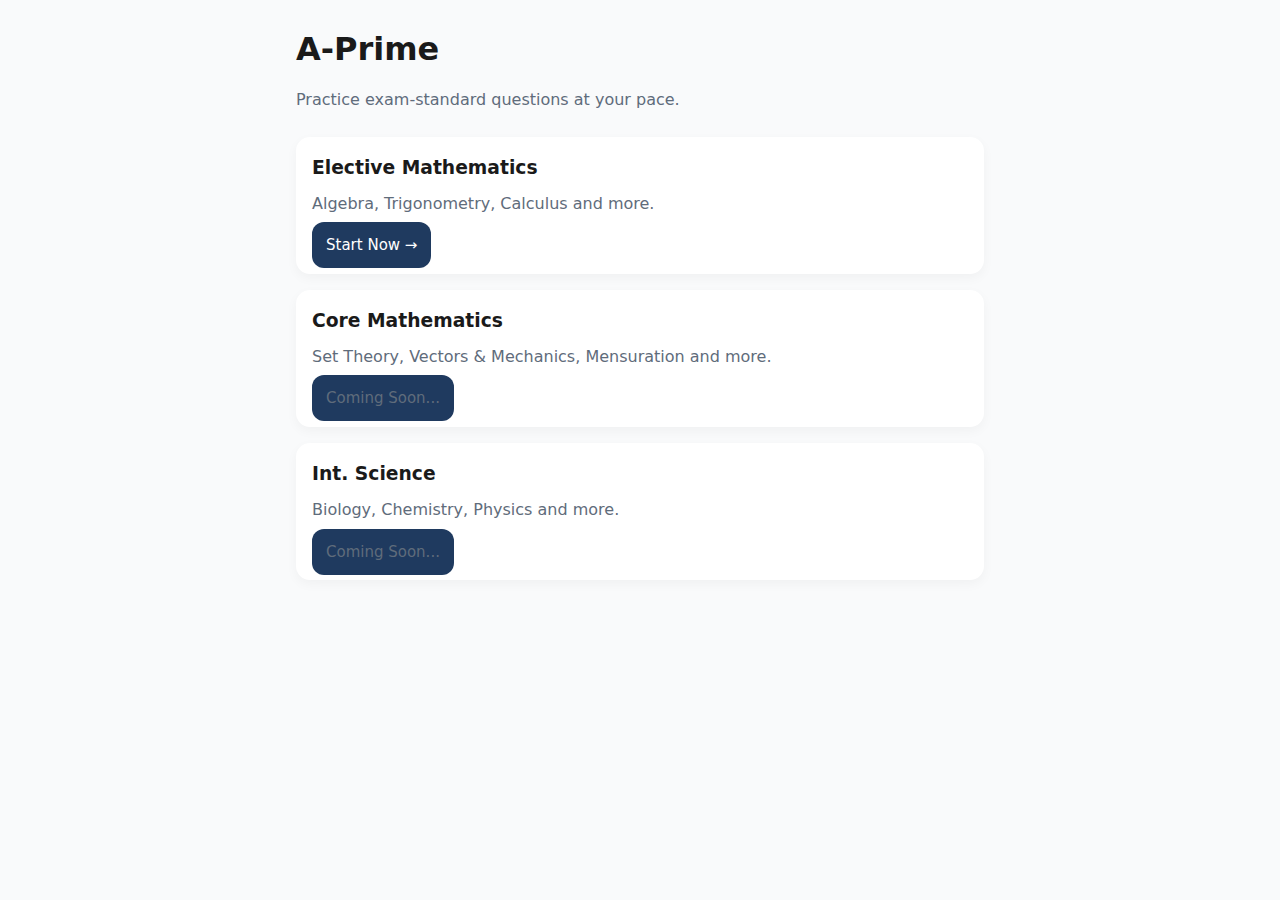
<file: index.html>
<!DOCTYPE html>
<html lang="en">
<head>
  <meta charset="UTF-8" />
  <meta name="viewport" content="width=device-width, initial-scale=1.0" />
  <title>A-Prime</title>

  <link rel="stylesheet" href="css/main.css" />
  <link rel="stylesheet" href="css/cards.css" />
</head>
<body>

  <main class="container">

    <h1 style="margin-bottom: 12px; margin-top: 0px">A-Prime</h1>

    <p style="color:#5F6C7B; margin-bottom: 24px;">
      Practice exam-standard questions at your pace.
    </p>

    <!-- SUBJECT CARD -->
    <div class="card">
      <h3 style="margin-bottom: 8px;">Elective Mathematics</h3>
      <p style="color:#5F6C7B; margin-bottom: 16px;">
        Algebra, Trigonometry, Calculus and more.
      </p>

      <a href="algebra.html" class="primary-btn" style="text-decoration:none; text-align:center;">
        Start Now →
      </a>
    </div>
    <div class="card">
      <h3 style="margin-bottom: 8px;">Core Mathematics</h3>
      <p style="color:#5F6C7B; margin-bottom: 16px;">
      Set Theory, Vectors & Mechanics, Mensuration and more.
      </p>

      <a class="primary-btn" style="text-decoration:none; text-align:center; font-weight: 450; color: #5F6C7B;">
        Coming Soon...
      </a>
    </div>
    <div class="card">
      <h3 style="margin-bottom: 8px;">Int. Science</h3>
      <p style="color:#5F6C7B; margin-bottom: 16px;">
      Biology, Chemistry, Physics and more.
      </p>

      <a class="primary-btn" style="text-decoration:none; text-align:center; font-weight: 450; color: #5F6C7B;">
        Coming Soon...
      </a>
    </div>

  </main>

</body>
</html>
</file>
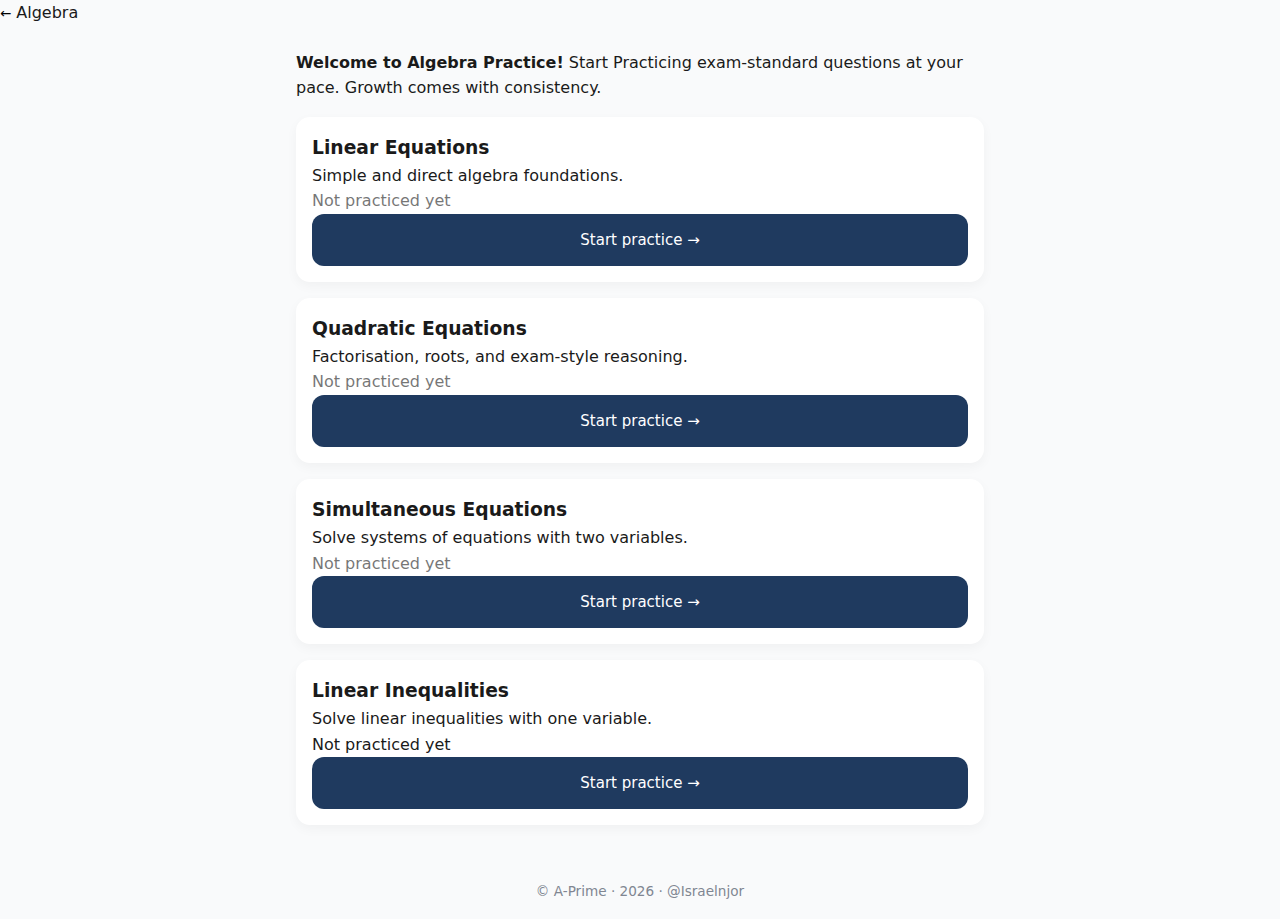
<file: algebra.html>
<!DOCTYPE html>
<html lang="en">
<head>
  <meta charset="UTF-8" />
  <meta name="viewport" content="width=device-width, initial-scale=1.0" />
  <title>A-Prime | Algebra</title>

  <!-- Styles -->
  <link rel="stylesheet" href="css/main.css" />
  <link rel="stylesheet" href="css/cards.css" />
</head>
<body>

  <!-- TOP BAR -->
  <header class="top-bar">
    <button class="back-btn" onclick="history.back()">←</button>
    <span class="topic-name">Algebra</span>
  </header>

  <!-- MAIN -->
  <main class="container">

    <p class="muted-text" style="margin-bottom:16px; margin-top: 40;">
     <strong>Welcome to Algebra Practice!</strong> Start Practicing exam-standard questions at your pace. Growth comes with consistency.
    </p>

    <!-- LINEAR -->
    <section class="card">
      <h3>Linear Equations</h3>
      <p class="muted-text">
        Simple and direct algebra foundations.
      </p>

      <!-- MASTERY DISPLAY -->
      <p class="mastery-text" id="mastery-linear">
        Not practiced yet
      </p>

      <a
        href="question.html?topic=algebra&subtopic=linear"
        class="primary-btn"
        style="display:block; text-align:center; text-decoration:none;"
      >
        Start practice →
      </a>
    </section>
    <!-- QUADRATIC -->
    <section class="card">
      <h3>Quadratic Equations</h3>
      <p class="muted-text">
        Factorisation, roots, and exam-style reasoning.
      </p>

      <!-- MASTERY DISPLAY -->
      <p class="mastery-text" id="mastery-quadratic">
        Not practiced yet
      </p>

      <a
        href="question.html?topic=algebra&subtopic=quadratic"
        class="primary-btn"
        style="display:block; text-align:center; text-decoration:none;"
      >
        Start practice →
      </a>
    </section>
    <section class="card">
      <!-- SIMULTANEOUS EQUATIONS -->
      <h3>Simultaneous Equations</h3>
      <p class="muted-text">
        Solve systems of equations with two variables.
      </p>

      <!-- MASTERY DISPLAY -->
      <p class="mastery-text" id="mastery-simultaneous">
        Not practiced yet
      </p>

      <a
        href="question.html?topic=algebra&subtopic=simultaneous"
        class="primary-btn"
        style="display:block; text-align:center; text-decoration:none;"
      >
        Start practice →
      </a>
    </section>

    <section class="card">
  <!-- LINEAR INEQUALITIES -->
  <h3>Linear Inequalities</h3>
  <p class="muted-text">
    Solve linear inequalities with one variable.
  </p>

  <!-- MASTERY DISPLAY -->
  <p class="mastery-text" id="mastery-inequalities">
    Not practiced yet
  </p>

  <a
    href="question.html?topic=algebra&subtopic=linear_inequality"
    class="primary-btn"
    style="display:block; text-align:center; text-decoration:none;"
  >
    Start practice →
  </a>
</section>


  </main>

  <!-- DASHBOARD LOGIC -->
  <script>
    document.addEventListener("DOMContentLoaded", () => {
      const subtopics = ["linear", "quadratic", "simultaneous", "linear_inequality"];

      subtopics.forEach(subtopic => {
        const key = `aprime_mastery_algebra_${subtopic}`;
        const data = localStorage.getItem(key);

        const masteryEl =
          document.getElementById(`mastery-${subtopic}`);

        if (!masteryEl) return;

        if (!data) {
          masteryEl.textContent = "Not practiced yet";
          masteryEl.style.opacity = "0.6";
          return;
        }

        const { attempted, correct } = JSON.parse(data);
        const percent = attempted
          ? Math.round((correct / attempted) * 100)
          : 0;

        masteryEl.textContent = `${percent}% mastered`;
      });
    });
  </script>
     <footer class="footer">
        <p>© A-Prime · 2026 · @Israelnjor</p>
      </footer>

</body>
</html>
</file>
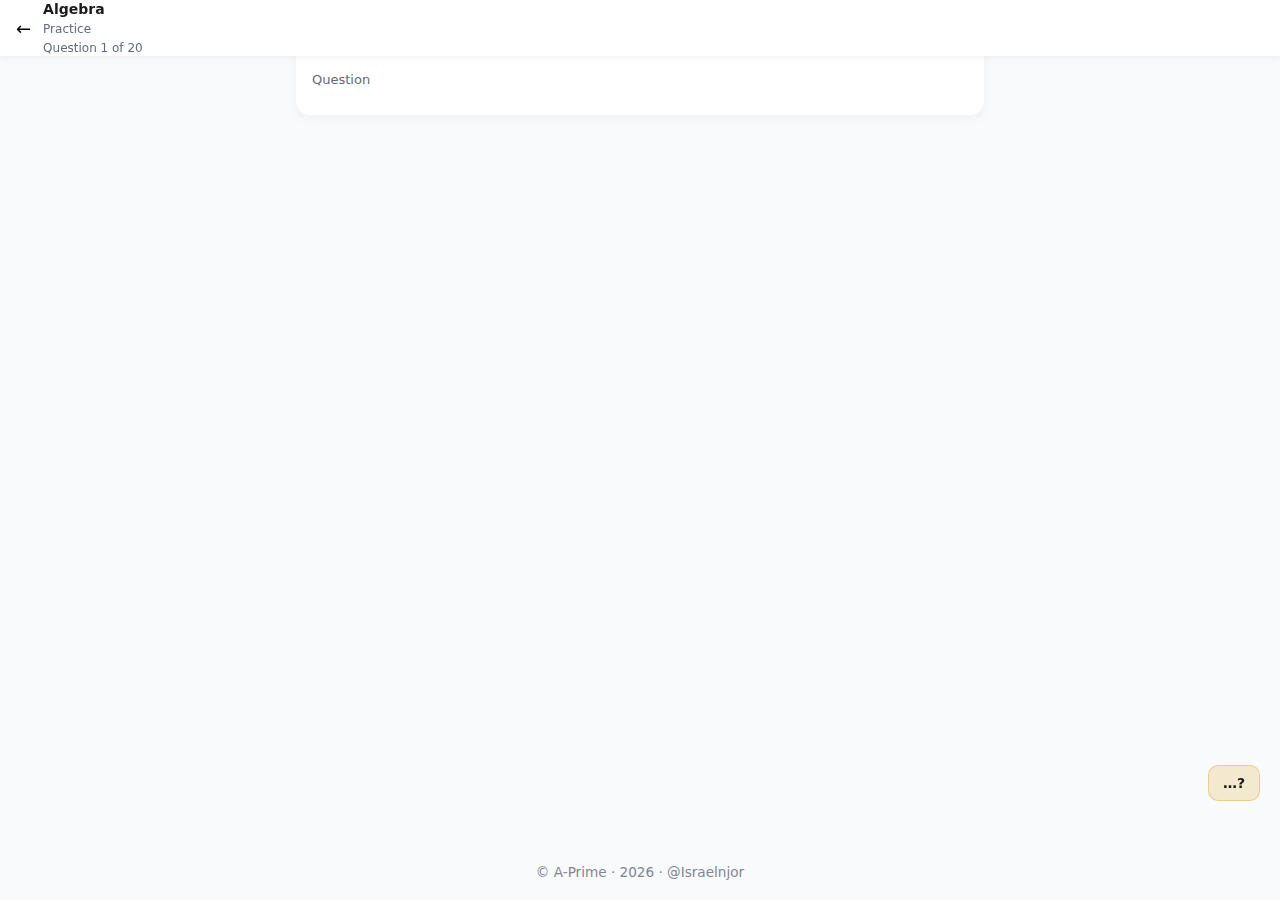
<file: question.html>
<!DOCTYPE html>
<html lang="en">
<head>
  <meta charset="UTF-8" />
  <meta name="viewport" content="width=device-width, initial-scale=1.0" />
  <title>A-Prime | Practice</title>

  <!-- Styles -->
  <link rel="stylesheet" href="css/main.css" />
  <link rel="stylesheet" href="css/cards.css" />
  <link rel="stylesheet" href="css/question.css" />
</head>
<body>

  <!-- HEADER / PROGRESS -->
  <header class="top-bar">
    <button class="back-btn" onclick="history.back()">←</button>

    <div class="top-info">
      <span class="topic-name">Algebra</span>
      <span class="question-count">Practice</span>

      <span class="question-count" id="questionCount">
        Question 1 of 20
      </span>

      <div class="progress-wrapper">
        <div class="progress-bar" id="progressBar"></div>
      </div>
    </div>
  </header>

  <!-- MAIN CONTENT -->
  <main class="container">

    <!-- QUESTION CARD -->
    <section class="card question-card">
      <p class="question-number" style="margin-top: 30px;">Question</p>
      <p class="question-text"></p>
    </section>

    <!-- OPTIONS -->
    <section class="options"></section>

    <!-- ACTION BUTTON -->
    <div class="action-area">
      <button class="primary-btn hidden" disabled>
        Check answer
      </button>
    </div>

    <!-- FEEDBACK -->
    <section class="feedback hidden">
      <p class="feedback-text"></p>
    </section>

    <!-- SOLUTION -->
    <section class="solution hidden">
      <h4>Solution</h4>
      <p class="solution-text"></p>
    </section>

    <!-- END SCREEN -->
    <section class="card end-screen hidden" id="endScreen">
      <h3>Well done 👏</h3>

      <div class="end-message"></div>

      <div class="end-actions">
        <button class="secondary-btn" id="retryBtn">🔁 Retry</button>
        <button class="primary-btn" id="continueBtn">▶ Continue</button>
        <button class="link-btn" id="backBtn">← Back to Algebra</button>
      </div>
    </section>

  </main>
  
<!-- REPORT ISSUE FLOAT -->
<div class="report-float" id="reportToggle">
  …?
</div>

<!-- REPORT BOX -->
<div class="report-box hidden" id="reportBox">
  <p class="report-title">Found an error?</p>
  <p class="report-text">Help us fix it quickly.</p>

  <a
    href="https://wa.me/233539032948"
    target="_blank"
    class="report-btn whatsapp"
  >
    💬 WhatsApp Israel
  </a>

  <button class="report-btn close" id="closeReport">
    Close
  </button>
</div>

  
<!-- FOOTER -->
<footer class="footer" style="position: absolute; left: 0; right: 0; bottom: 0; z-index: 10;">
   <p>© A-Prime · 2026 · @Israelnjor</p>
</footer>

  <!-- SCRIPTS (ORDER MATTERS) -->
  <script src="./js/data/algebra.js"></script>
  <script src="./js/question.js"></script>

</body>
</html>
</file>
<file: css/cards.css>
/* CARD BASE */
.card {
  background: #FFFFFF;
  border-radius: 14px;
  padding: 16px;
  margin-bottom: 16px;
  box-shadow: 0 4px 12px rgba(0, 0, 0, 0.04);
}

/* QUESTION CARD */
.question-number {
  font-size: 13px;
  color: #5F6C7B;
  margin-bottom: 8px;
}

.question-text {
  font-size: 17px;
  font-weight: 500;
}
</file>
<file: css/question.css>
/* TOP BAR */
.top-bar {
  position: fixed;
  top: 0;
  left: 0;
  right: 0;
  height: 56px;
  background: #FFFFFF;
  display: flex;
  align-items: center;
  padding: 0 16px;
  box-shadow: 0 2px 8px rgba(0, 0, 0, 0.05);
  z-index: 10;
}

.back-btn {
  font-size: 18px;
  margin-right: 12px;
}

.top-info {
  display: flex;
  flex-direction: column;
}

.topic-name {
  font-size: 14px;
  font-weight: 600;
}

.question-count {
  font-size: 12px;
  color: #5F6C7B;
}

/* OPTIONS */
.options {
  margin-top: 12px;
}

.option {
  width: 100%;
  text-align: left;
  padding: 14px;
  border-radius: 12px;
  background: #FFFFFF;
  border: 1px solid #E5E7EB;
  margin-bottom: 12px;
  font-size: 15px;
}

/* SELECTED STATE (we'll activate via JS later) */
.option.selected {
  border-color: #1F3A5F;
  background: #EEF3FA;
}

/* FEEDBACK */
.feedback {
  margin-top: 16px;
  padding: 14px;
  border-radius: 12px;
  background: #F1F5F9;
  font-size: 14px;
}

.feedback.correct {
  color: #2E7D32;
}

.feedback.wrong {
  color: #B00020;
}

/* SOLUTION */
.solution {
  margin-top: 12px;
  padding: 14px;
  background: #FFFFFF;
  border-radius: 12px;
  font-size: 14px;
}

/* NEXT */
.next-area {
  margin-top: 16px;
}
</file>
<file: css/main.css>
/* RESET */
* {
  box-sizing: border-box;
  margin: 0;
  padding: 0;
}

body {
  font-family: Inter, system-ui, -apple-system, BlinkMacSystemFont, "Segoe UI", sans-serif;
  background: #F9FAFB;
  color: #1A1A1A;
  line-height: 1.6;
}

/* CONTAINER */
.container {
  flex: 1;
  max-width: 720px;
  margin: 0 auto;
  padding: 24px 16px;
}
.page-title {
  margin-bottom: 12px;
}

.page-subtitle {
  color: #5F6C7B;
  margin-bottom: 24px;
}


/* BUTTONS */
button {
  font-family: inherit;
  border: none;
  background: none;
  cursor: pointer;
}

.primary-btn {
  width: 100%;
  padding: 14px;
  border-radius: 12px;
  background: #1F3A5F;
  color: #fff;
  font-size: 15px;
  font-weight: 500;
}

.primary-btn:disabled {
  background: #9AA5B1;
  cursor: not-allowed;
}

/* HIDDEN */
.hidden {
  display: none;
}

.footer {
  padding: 16px 0;
  text-align: center;
  font-size: 0.85rem;
  color: #6B7280;
  opacity: 0.85;
  /* position: relative; */
  /* z-index: 10; */
  bottom: 0;
}
/* REPORT FLOAT */
.report-float {
  position: fixed;
  bottom: 99px;
  font-weight: bold;
  right: 20px;
  background: rgba(218, 165, 32, 0.2); /* gold */
  color: #1A1A1A;
  padding: 6px 14px;
  border-radius: 10px;
  font-size: 14px;
  cursor: pointer;
  border: 1px solid rgba(218, 165, 32, 0.4);
  animation: pulse 4s infinite;
  z-index: 999;
}

@keyframes pulse {
  0%, 100% { opacity: 0.6; }
  40% { opacity: 1; }

}

/* REPORT BOX */
.report-box {
  position: fixed;
  bottom: 70px;
  right: 20px;
  width: 220px;
  background: #ffffff;
  border-radius: 12px;
  padding: 14px;
  box-shadow: 0 10px 25px rgba(0,0,0,0.12);
  z-index: 1000;
}

.report-title {
  font-weight: 600;
  margin-bottom: 6px;
}

.report-text {
  font-size: 13px;
  color: #5F6C7B;
  margin-bottom: 12px;
}

.report-btn {
  display: block;
  width: 100%;
  padding: 10px;
  margin-bottom: 8px;
  border-radius: 8px;
  text-align: center;
  font-size: 14px;
  cursor: pointer;
}

.report-btn.whatsapp {
  background: #4a8f63;
  color: #fff;
  font-weight: bold;
  text-decoration: none;
}

.report-btn.close {
  background: #F1F5F9;
  color: #1A1A1A;
  border: solid 1px #b2b8c2;
}
</file>
